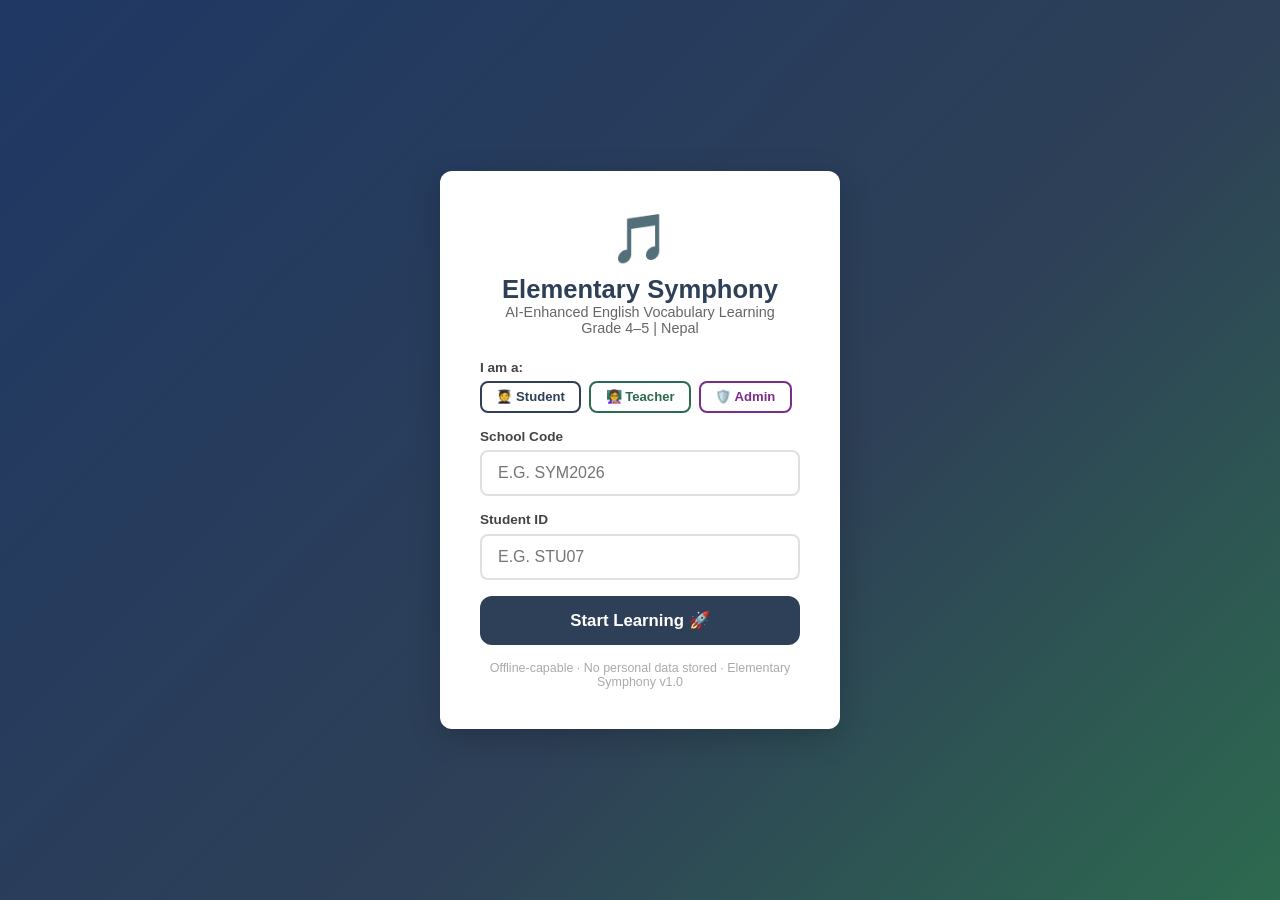
<file: index.html>
<!DOCTYPE html>
<html lang="en">
<head>
<meta charset="UTF-8">
<meta name="viewport" content="width=device-width, initial-scale=1.0">
<title>Elementary Symphony — Login</title>
<link rel="stylesheet" href="style.css">
</head>
<body>
<div class="login-wrap">
  <div class="login-card fade-in">
    <div class="center">
      <div class="login-logo">🎵</div>
      <div class="login-title">Elementary Symphony</div>
      <div class="login-sub">AI-Enhanced English Vocabulary Learning<br>Grade 4–5 | Nepal</div>
    </div>

    <!-- ROLE SELECTOR -->
    <div class="form-group mt2">
      <label>I am a:</label>
      <div class="flex-wrap" style="gap:0.5rem">
        <button class="btn btn-outline btn-sm" style="color:#2E4057;border-color:#2E4057" onclick="selectRole('student')" id="role-student">🧑‍🎓 Student</button>
        <button class="btn btn-outline btn-sm" style="color:#2D6A4F;border-color:#2D6A4F" onclick="selectRole('teacher')" id="role-teacher">👩‍🏫 Teacher</button>
        <button class="btn btn-outline btn-sm" style="color:#7B2D8B;border-color:#7B2D8B" onclick="selectRole('admin')" id="role-admin">🛡️ Admin</button>
      </div>
    </div>

    <!-- STUDENT LOGIN -->
    <div id="form-student">
      <div class="form-group">
        <label>School Code</label>
        <input type="text" id="s-school" placeholder="e.g. SYM2026" maxlength="10" style="text-transform:uppercase">
      </div>
      <div class="form-group">
        <label>Student ID</label>
        <input type="text" id="s-id" placeholder="e.g. STU07" maxlength="8" style="text-transform:uppercase">
      </div>
      <div id="s-error" style="color:#e74c3c;font-size:0.85rem;margin-bottom:0.5rem;display:none"></div>
      <button class="btn btn-primary btn-lg" style="width:100%;background:#2E4057" onclick="loginStudent()">Start Learning 🚀</button>
    </div>

    <!-- TEACHER LOGIN -->
    <div id="form-teacher" style="display:none">
      <div class="form-group">
        <label>School Code</label>
        <input type="text" id="t-school" placeholder="e.g. SYM2026" maxlength="10" style="text-transform:uppercase">
      </div>
      <div class="form-group">
        <label>Teacher ID</label>
        <input type="text" id="t-id" placeholder="e.g. TCH01" maxlength="8" style="text-transform:uppercase">
      </div>
      <div class="form-group">
        <label>PIN</label>
        <input type="password" id="t-pin" placeholder="4-digit PIN" maxlength="4">
      </div>
      <button class="btn btn-lg" style="width:100%;background:#2D6A4F;color:white" onclick="loginTeacher()">Enter Dashboard 📊</button>
    </div>

    <!-- ADMIN LOGIN -->
    <div id="form-admin" style="display:none">
      <div class="form-group">
        <label>Admin ID</label>
        <input type="text" id="a-id" placeholder="admin@elementary-symphony">
      </div>
      <div class="form-group">
        <label>Password</label>
        <input type="password" id="a-pw" placeholder="Admin password">
      </div>
      <button class="btn btn-lg" style="width:100%;background:#7B2D8B;color:white" onclick="loginAdmin()">Admin Board 🛡️</button>
    </div>

    <div class="center mt2" style="font-size:0.78rem;color:#aaa">
      Offline-capable · No personal data stored · Elementary Symphony v1.0
    </div>
  </div>
</div>

<script src="vocabulary-data.js"></script>
<script src="progress.js"></script>
<script>
let selectedRole = 'student';

function selectRole(role) {
  selectedRole = role;
  ['student','teacher','admin'].forEach(r => {
    document.getElementById('form-' + r).style.display = r === role ? 'block' : 'none';
    const btn = document.getElementById('role-' + r);
    btn.style.fontWeight = r === role ? '800' : '600';
    btn.style.opacity = r === role ? '1' : '0.6';
  });
}

function loginStudent() {
  const school = document.getElementById('s-school').value.trim().toUpperCase();
  const id     = document.getElementById('s-id').value.trim().toUpperCase();
  const err    = document.getElementById('s-error');
  if (!school || !id) { err.textContent = 'Please enter your School Code and Student ID.'; err.style.display='block'; return; }
  err.style.display = 'none';
  PROGRESS.login(school, id);
  // Store in sessionStorage for back-nav within same tab
  sessionStorage.setItem('es_role', 'student');
  sessionStorage.setItem('es_school', school);
  sessionStorage.setItem('es_id', id);
  // Also pass in URL so each student bookmark is independent
  window.location.href = `dashboard.html?school=${encodeURIComponent(school)}&id=${encodeURIComponent(id)}`;
}

function loginTeacher() {
  const school = document.getElementById('t-school').value.trim().toUpperCase();
  const id     = document.getElementById('t-id').value.trim().toUpperCase();
  const pin    = document.getElementById('t-pin').value.trim();
  if (!school || !id || !pin) { alert('Please fill in all fields.'); return; }
  // Simple PIN check for Prototype V1 (PIN: 1234 for demo)
  if (pin !== '1234') { alert('Incorrect PIN. For demo use: 1234'); return; }
  sessionStorage.setItem('es_role', 'teacher');
  sessionStorage.setItem('es_school', school);
  sessionStorage.setItem('es_teacher', id);
  window.location.href = 'dashboard.html';
}

function loginAdmin() {
  const id = document.getElementById('a-id').value.trim();
  const pw = document.getElementById('a-pw').value.trim();
  if (!id || !pw) { alert('Please enter Admin ID and Password.'); return; }
  sessionStorage.setItem('es_role', 'admin');
  window.location.href = 'dashboard.html';
}

// Allow Enter key to submit
document.addEventListener('keydown', e => {
  if (e.key === 'Enter') {
    if (selectedRole === 'student') loginStudent();
    else if (selectedRole === 'teacher') loginTeacher();
    else loginAdmin();
  }
});
</script>
</body>
</html>
</file>
<file: style.css>
/* Elementary Symphony — Global Stylesheet v2.0 */

:root {
  --u1: #2E4057; --u1l: #e8edf2;
  --u2: #2D6A4F; --u2l: #e8f4ee;
  --u3: #6B4226; --u3l: #f4ede8;
  --u4: #7B2D8B; --u4l: #f3e8f5;
  --u5: #C0392B; --u5l: #faeaea;
  --gold: #F6C90E;
  --silver: #C0C0C0;
  --bronze: #CD7F32;
  --text: #1a1a2e;
  --muted: #666;
  --bg: #f5f7fa;
  --white: #ffffff;
  --shadow: 0 4px 16px rgba(0,0,0,0.10);
  --radius: 12px;
  --radius-sm: 8px;
  font-size: 16px;
}

* { box-sizing: border-box; margin: 0; padding: 0; }

body {
  font-family: 'Segoe UI', Arial, sans-serif;
  background: var(--bg);
  color: var(--text);
  min-height: 100vh;
}

/* ── TYPOGRAPHY ──────────────────────────── */
h1 { font-size: clamp(1.5rem, 4vw, 2.2rem); font-weight: 800; }
h2 { font-size: clamp(1.2rem, 3vw, 1.6rem); font-weight: 700; }
h3 { font-size: 1.1rem; font-weight: 600; }
p  { line-height: 1.6; }

/* ── LAYOUT ──────────────────────────────── */
.container { max-width: 960px; margin: 0 auto; padding: 1rem 1.5rem; }
.card {
  background: var(--white);
  border-radius: var(--radius);
  box-shadow: var(--shadow);
  padding: 1.5rem;
  margin-bottom: 1rem;
}
.flex { display: flex; gap: 1rem; align-items: center; }
.flex-wrap { display: flex; flex-wrap: wrap; gap: 0.75rem; }
.grid-2 { display: grid; grid-template-columns: 1fr 1fr; gap: 1rem; }
.grid-3 { display: grid; grid-template-columns: repeat(3,1fr); gap: 1rem; }
.center { text-align: center; }
.mt1 { margin-top: 0.5rem; }
.mt2 { margin-top: 1rem; }
.mt3 { margin-top: 1.5rem; }

/* ── NAVBAR ──────────────────────────────── */
.navbar {
  background: var(--white);
  box-shadow: 0 2px 8px rgba(0,0,0,0.08);
  padding: 0.75rem 1.5rem;
  display: flex; align-items: center; justify-content: space-between;
  position: sticky; top: 0; z-index: 100;
}
.navbar .logo { font-weight: 800; font-size: 1.2rem; color: var(--u1); display: flex; align-items: center; gap: 0.5rem; }
.navbar .student-info { font-size: 0.85rem; color: var(--muted); }

/* ── BUTTONS ─────────────────────────────── */
.btn {
  display: inline-flex; align-items: center; justify-content: center; gap: 0.4rem;
  padding: 0.65rem 1.4rem;
  border: none; border-radius: var(--radius-sm);
  font-size: 0.95rem; font-weight: 600; cursor: pointer;
  transition: transform 0.1s, opacity 0.2s;
  text-decoration: none;
}
.btn:active { transform: scale(0.97); }
.btn-primary { background: var(--u1); color: #fff; }
.btn-success { background: #27ae60; color: #fff; }
.btn-hint   { background: #f39c12; color: #fff; }
.btn-outline { background: transparent; border: 2px solid currentColor; }
.btn-lg { padding: 0.9rem 2rem; font-size: 1.05rem; border-radius: var(--radius); }
.btn-sm { padding: 0.4rem 0.9rem; font-size: 0.82rem; }
.btn:disabled { opacity: 0.4; cursor: not-allowed; }

/* ── STARS ───────────────────────────────── */
.stars { display: inline-flex; gap: 2px; }
.star { font-size: 1.1rem; color: #ddd; transition: color 0.3s; }
.star.filled { color: var(--gold); }

/* ── PROGRESS BAR ────────────────────────── */
.progress-bar-wrap { background: #e0e0e0; border-radius: 99px; height: 10px; overflow: hidden; }
.progress-bar-fill { height: 100%; border-radius: 99px; transition: width 0.5s ease; }

/* ── WORD CARD ───────────────────────────── */
.word-card {
  background: var(--white);
  border-radius: var(--radius);
  box-shadow: var(--shadow);
  padding: 2rem;
  text-align: center;
  border-top: 6px solid var(--unit-color, #2E4057);
  max-width: 520px;
  margin: 0 auto;
}
.word-card .emoji { font-size: 4rem; margin-bottom: 0.5rem; display: block; }
.word-card .word { font-size: 2rem; font-weight: 800; color: var(--unit-color, #2E4057); }
.word-card .pos  { font-size: 0.85rem; color: var(--muted); font-style: italic; margin: 0.2rem 0 0.8rem; }
.word-card .def  { font-size: 1rem; color: #333; line-height: 1.5; }
.word-card .example { font-size: 0.9rem; color: var(--muted); margin-top: 0.8rem; font-style: italic; }
.word-card .hint-box {
  background: #fff8e1; border-left: 4px solid #f39c12;
  padding: 0.75rem 1rem; border-radius: var(--radius-sm);
  margin-top: 1rem; font-size: 0.9rem; color: #555; text-align: left;
}

/* ── CHOICE BUTTONS ──────────────────────── */
.choices { display: grid; grid-template-columns: 1fr 1fr; gap: 0.75rem; margin-top: 1.5rem; }
.choice-btn {
  padding: 0.85rem 1rem;
  border: 2px solid #ddd; border-radius: var(--radius-sm);
  background: var(--white); cursor: pointer;
  font-size: 0.95rem; font-weight: 500;
  transition: all 0.2s; text-align: left; line-height: 1.4;
}
.choice-btn:hover { border-color: var(--unit-color, #2E4057); background: var(--unit-light, #e8edf2); }
.choice-btn.correct { background: #d4edda; border-color: #27ae60; color: #155724; }
.choice-btn.wrong   { background: #f8d7da; border-color: #e74c3c; color: #721c24; }

/* ── UNIT CARDS ──────────────────────────── */
.unit-card {
  border-radius: var(--radius);
  box-shadow: var(--shadow);
  overflow: hidden;
  cursor: pointer;
  transition: transform 0.2s;
  position: relative;
}
.unit-card:hover:not(.locked) { transform: translateY(-3px); }
.unit-card.locked { opacity: 0.5; cursor: not-allowed; }
.unit-card-header { padding: 1.2rem 1.5rem; color: white; }
.unit-card-body   { padding: 1rem 1.5rem; background: white; }
.unit-card .lock-icon { position: absolute; top: 1rem; right: 1rem; font-size: 1.3rem; }

/* ── BADGE ───────────────────────────────── */
.badge {
  display: inline-flex; align-items: center; gap: 0.3rem;
  padding: 0.25rem 0.7rem;
  border-radius: 99px;
  font-size: 0.78rem; font-weight: 600;
}
.badge-gold   { background: #fff3cd; color: #856404; }
.badge-green  { background: #d4edda; color: #155724; }
.badge-blue   { background: #d1ecf1; color: #0c5460; }
.badge-purple { background: #e2d9f3; color: #4a235a; }

/* ── GAME UI ─────────────────────────────── */
.game-header {
  background: var(--unit-color, #2E4057);
  color: white; padding: 1rem 1.5rem;
  display: flex; justify-content: space-between; align-items: center;
}
.round-indicator { display: flex; gap: 0.5rem; }
.round-dot {
  width: 12px; height: 12px; border-radius: 50%;
  background: rgba(255,255,255,0.3);
  transition: background 0.3s;
}
.round-dot.active { background: white; }
.round-dot.done   { background: var(--gold); }

.score-display { font-size: 1.2rem; font-weight: 700; }

.xp-bar-wrap { background: rgba(255,255,255,0.2); border-radius: 99px; height: 8px; flex: 1; margin: 0 1rem; }
.xp-bar-fill { background: var(--gold); height: 100%; border-radius: 99px; transition: width 0.4s; }

/* ── FEEDBACK OVERLAY ────────────────────── */
.feedback-overlay {
  position: fixed; inset: 0;
  display: flex; align-items: center; justify-content: center;
  z-index: 200; pointer-events: none;
}
.feedback-bubble {
  padding: 1rem 2.5rem;
  border-radius: var(--radius);
  font-size: 1.5rem; font-weight: 800;
  animation: popIn 0.3s ease, fadeOut 0.4s ease 0.8s forwards;
}
.feedback-correct { background: #d4edda; color: #155724; }
.feedback-wrong   { background: #f8d7da; color: #721c24; }

@keyframes popIn {
  from { transform: scale(0.7); opacity: 0; }
  to   { transform: scale(1);   opacity: 1; }
}
@keyframes fadeOut {
  to { opacity: 0; transform: scale(1.05); }
}

/* ── DASHBOARD / REPORT ──────────────────── */
.word-grid { display: grid; grid-template-columns: repeat(auto-fill, minmax(150px,1fr)); gap: 0.75rem; }
.word-chip {
  border-radius: var(--radius-sm); padding: 0.75rem;
  border: 2px solid #eee; text-align: center;
  font-weight: 600;
}
.word-chip.s0 { border-color: #ddd; color: #999; }
.word-chip.s1 { border-color: var(--bronze); background: #fdf3e7; }
.word-chip.s2 { border-color: var(--silver); background: #f5f5f5; }
.word-chip.s3 { border-color: var(--gold);   background: #fffde7; }

/* ── LOGIN PAGE ──────────────────────────── */
.login-wrap {
  min-height: 100vh;
  display: flex; flex-direction: column; align-items: center; justify-content: center;
  background: linear-gradient(135deg, #1F3864 0%, #2E4057 60%, #2D6A4F 100%);
  padding: 2rem;
}
.login-card {
  background: white; border-radius: var(--radius);
  padding: 2.5rem; width: 100%; max-width: 400px;
  box-shadow: 0 8px 32px rgba(0,0,0,0.2);
}
.login-logo { font-size: 3rem; margin-bottom: 0.5rem; }
.login-title { font-size: 1.6rem; font-weight: 800; color: var(--u1); }
.login-sub { color: var(--muted); font-size: 0.9rem; margin-bottom: 1.5rem; }

.form-group { margin-bottom: 1rem; }
.form-group label { display: block; font-size: 0.85rem; font-weight: 600; margin-bottom: 0.4rem; color: #444; }
.form-group input, .form-group select {
  width: 100%; padding: 0.75rem 1rem;
  border: 2px solid #e0e0e0; border-radius: var(--radius-sm);
  font-size: 1rem; transition: border-color 0.2s;
}
.form-group input:focus, .form-group select:focus {
  outline: none; border-color: var(--u1);
}

/* ── STORY ───────────────────────────────── */
.story-card {
  background: var(--white); border-radius: var(--radius);
  box-shadow: var(--shadow); padding: 2rem;
  line-height: 1.9; font-size: 1rem;
}
.story-card b { color: var(--unit-color, #2E4057); font-weight: 700; }
.story-title { font-weight: 700; font-size: 1.2rem; margin-bottom: 1rem; color: var(--unit-color, #2E4057); }

/* ── RESPONSIVE ──────────────────────────── */
@media (max-width: 600px) {
  .grid-2, .grid-3 { grid-template-columns: 1fr; }
  .choices { grid-template-columns: 1fr; }
  .container { padding: 0.75rem 1rem; }
  .card { padding: 1rem; }
  h1 { font-size: 1.4rem; }
}

/* ── ANIMATIONS ──────────────────────────── */
.fade-in { animation: fadeIn 0.4s ease; }
@keyframes fadeIn { from { opacity: 0; transform: translateY(8px); } to { opacity: 1; transform: none; } }

.star-burst {
  animation: starBurst 0.5s ease;
}
@keyframes starBurst {
  0%   { transform: scale(1); }
  50%  { transform: scale(1.4); color: var(--gold); }
  100% { transform: scale(1); }
}
</file>
